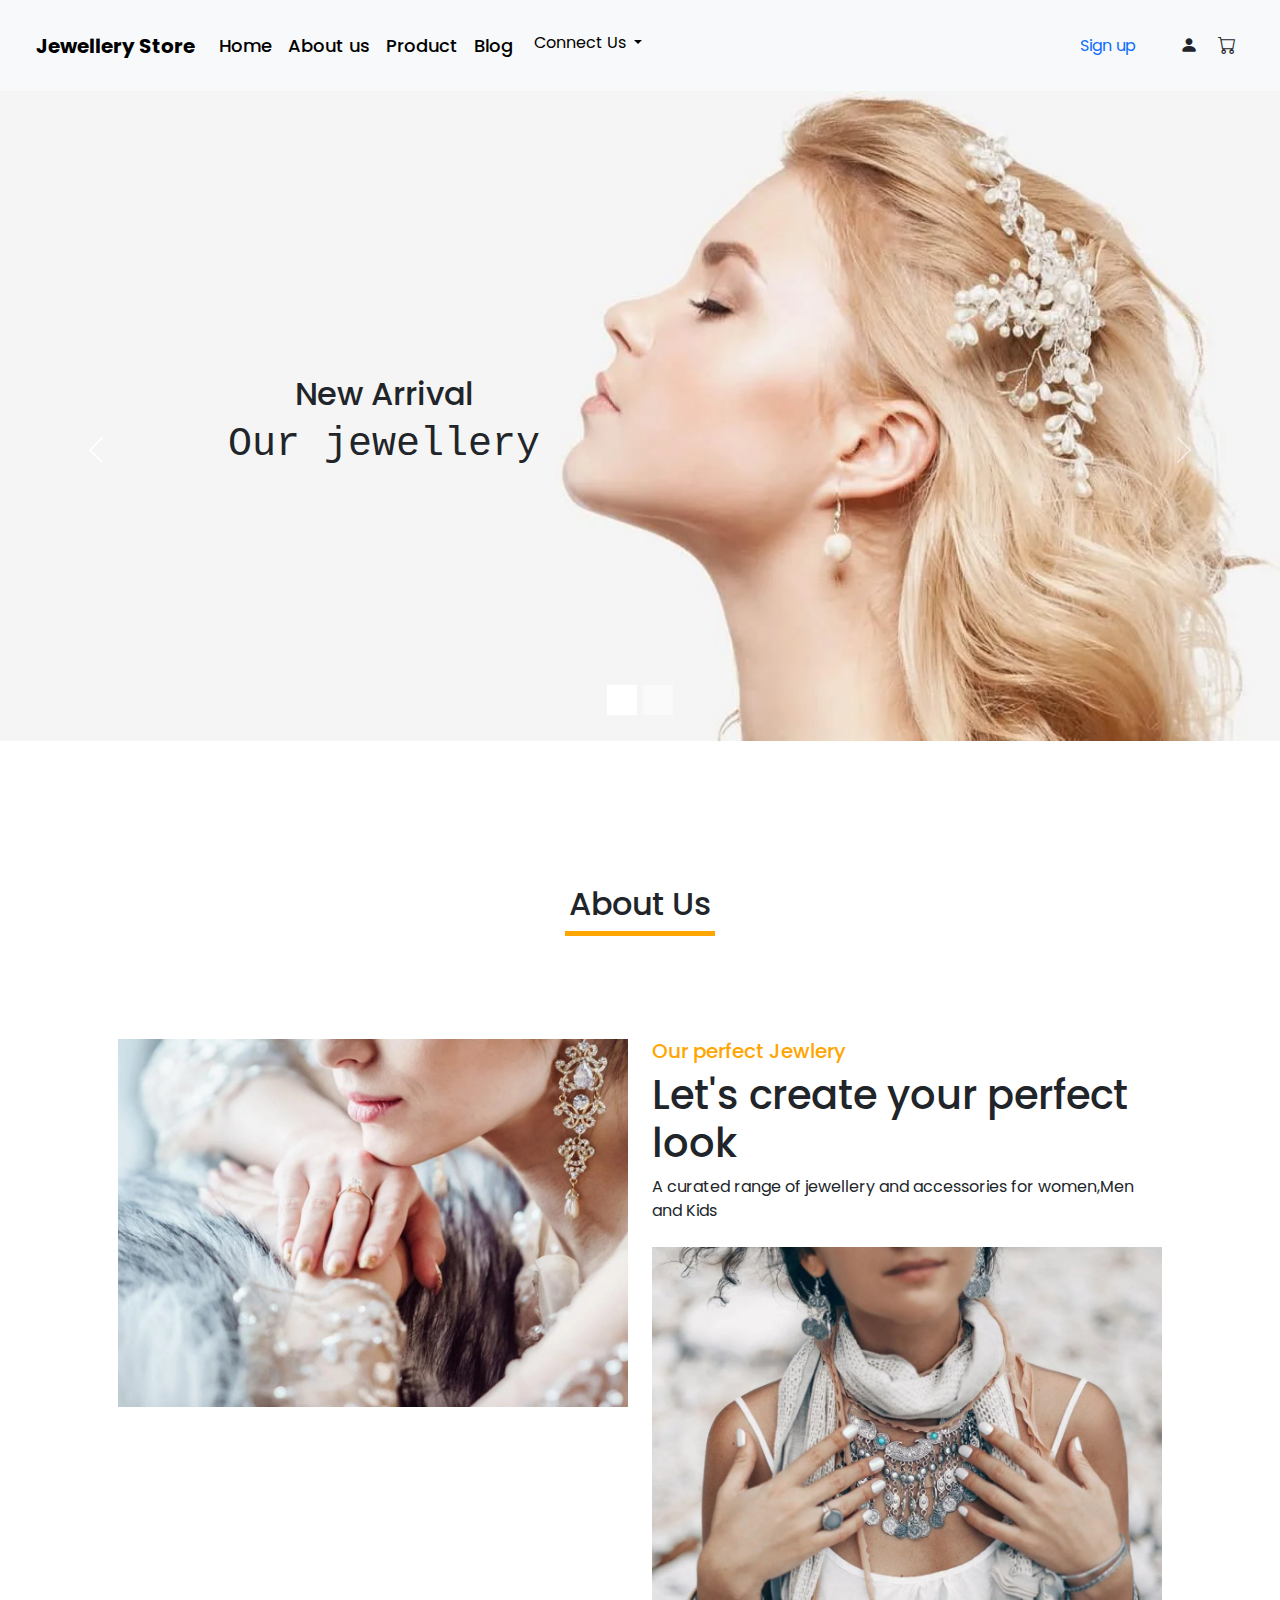
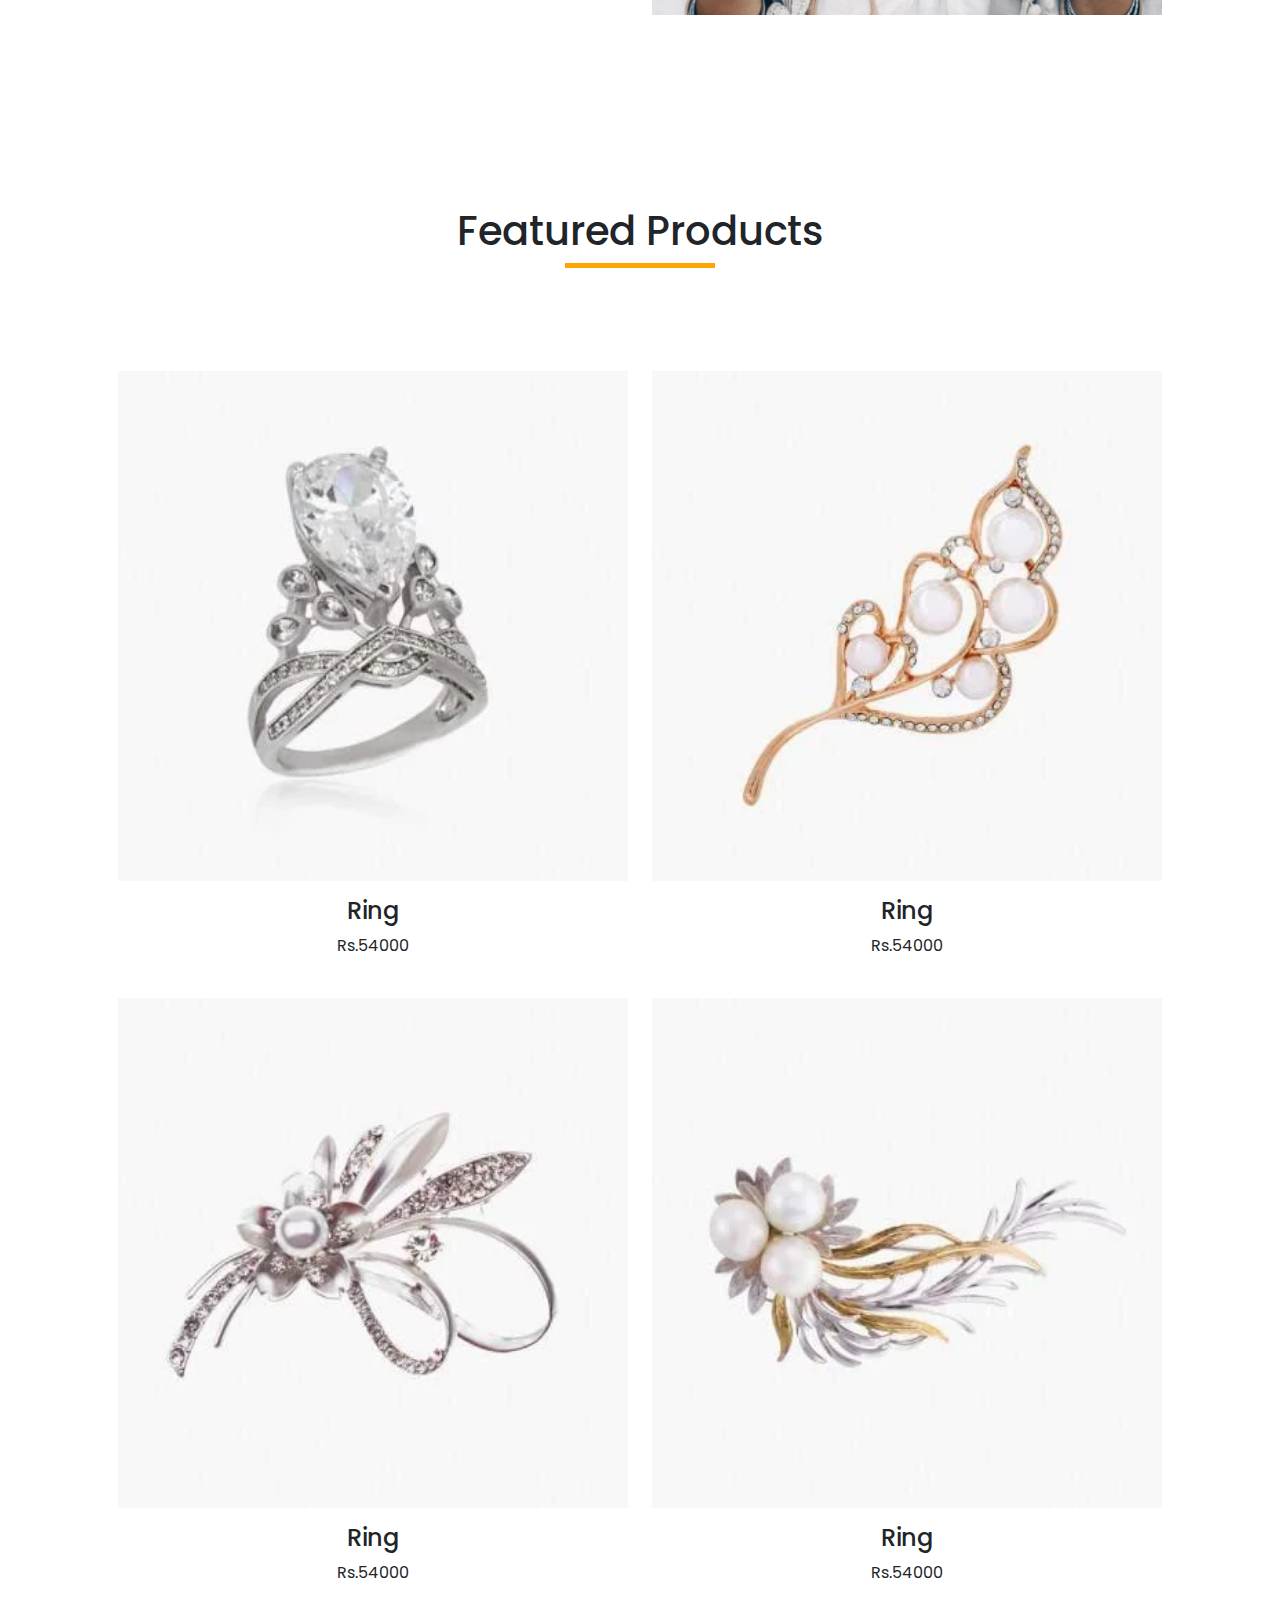
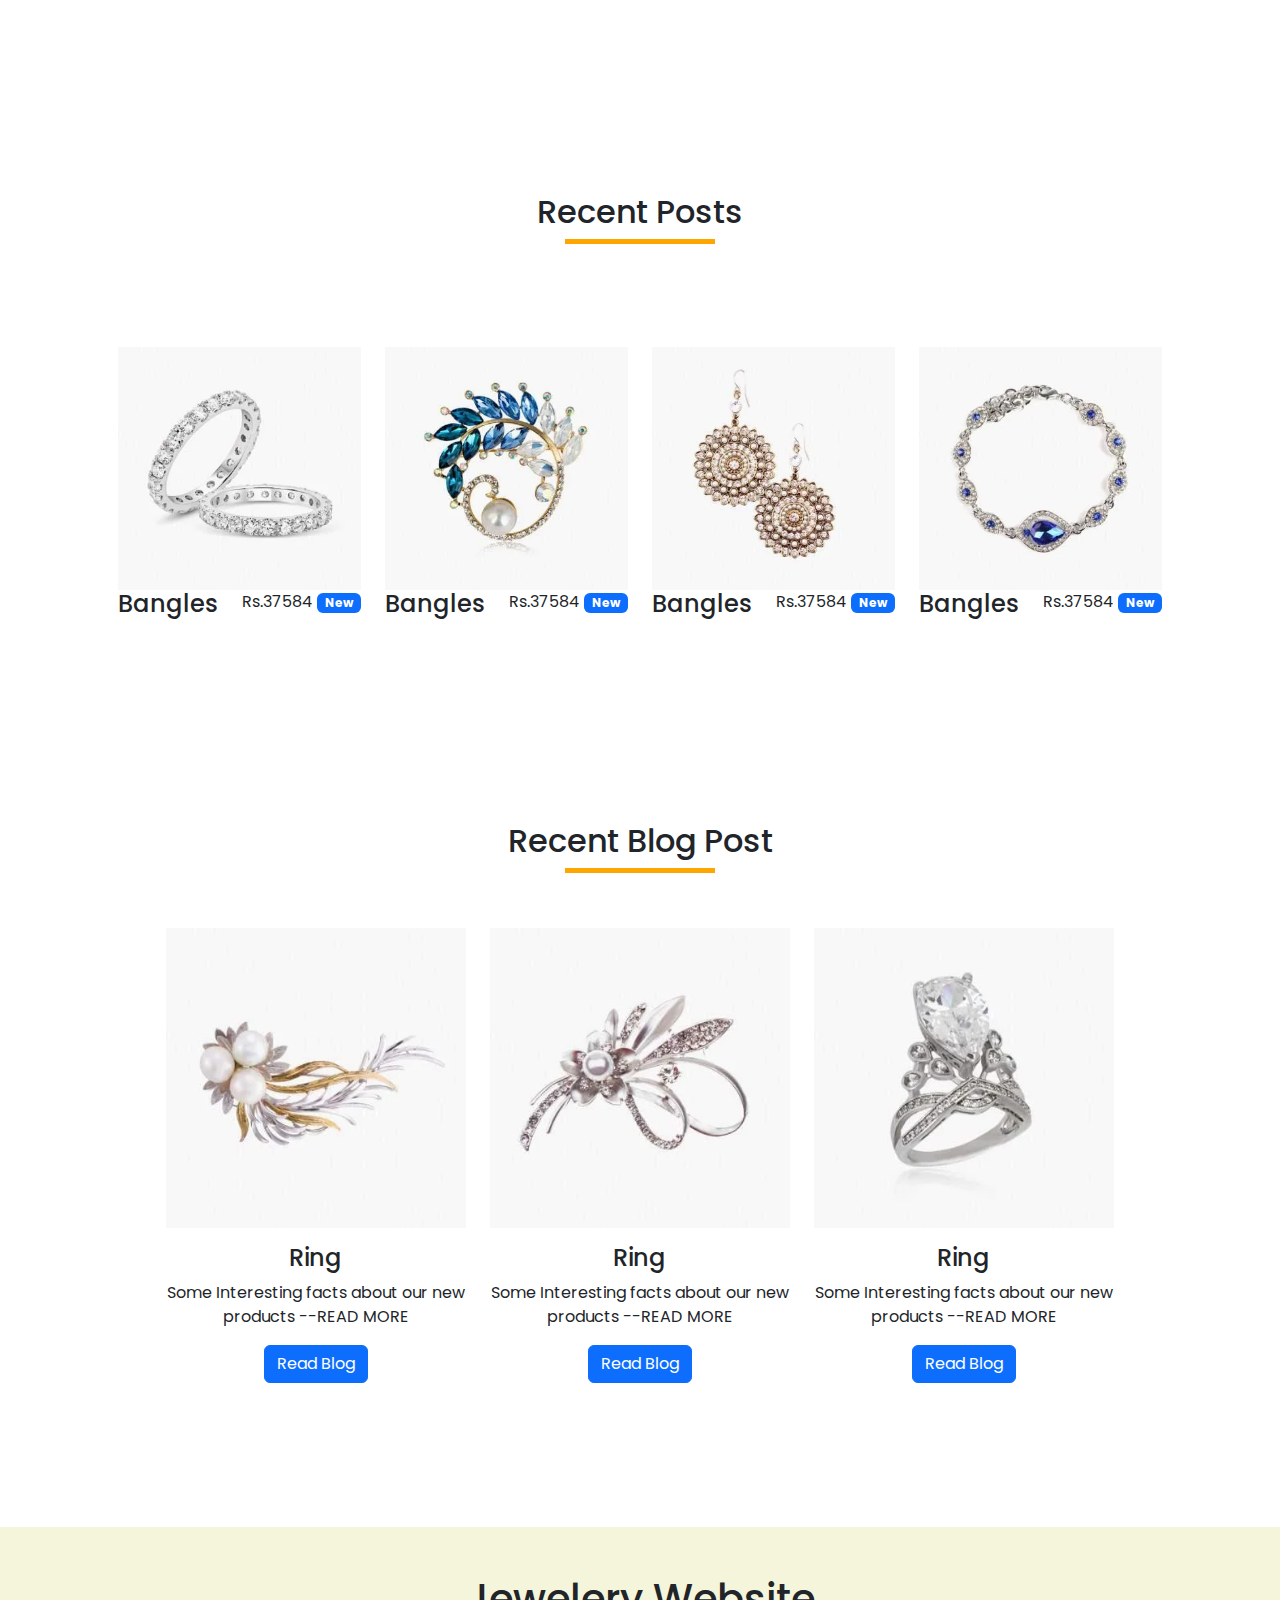
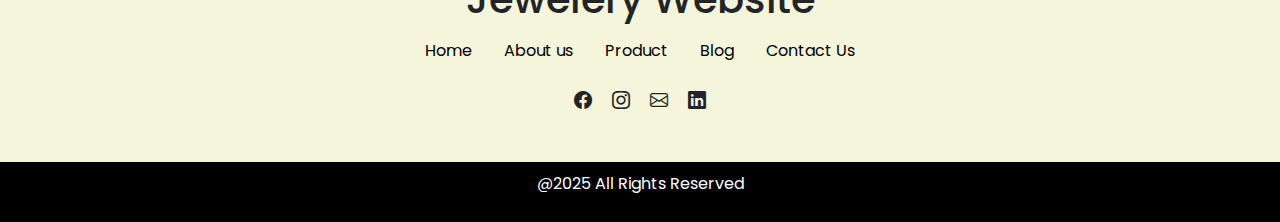
<file: index.html>
<!DOCTYPE html>
<html lang="en">
<head>
    <meta charset="UTF-8">
    <meta name="viewport" content="width=device-width, initial-scale=1.0">
    <title>Jewelry Store</title>
    <link rel="stylesheet" href="style.css">
    <link rel="shortcut icon" href="images/logo.webp">
    <link href="https://cdn.jsdelivr.net/npm/bootstrap@5.3.3/dist/css/bootstrap.min.css" rel="stylesheet" integrity="sha384-QWTKZyjpPEjISv5WaRU9OFeRpok6YctnYmDr5pNlyT2bRjXh0JMhjY6hW+ALEwIH" crossorigin="anonymous">
    <script src="https://cdn.jsdelivr.net/npm/bootstrap@5.3.3/dist/js/bootstrap.bundle.min.js" integrity="sha384-YvpcrYf0tY3lHB60NNkmXc5s9fDVZLESaAA55NDzOxhy9GkcIdslK1eN7N6jIeHz" crossorigin="anonymous"></script>
    <link rel="stylesheet" href="https://cdn.jsdelivr.net/npm/bootstrap-icons@1.11.3/font/bootstrap-icons.min.css">
</head>
<body>
   <!-- Navbar -->
   <nav class="navbar navbar-expand-lg navbar-light bg-light shadow p-4">
    <div class="container-fluid">
      <a class="navbar-brand" href="#">Jewellery Store</a>
      <button class="navbar-toggler" type="button" data-bs-toggle="collapse" data-bs-target="#navbarSupportedContent" aria-controls="navbarSupportedContent" aria-expanded="false" aria-label="Toggle navigation">
        <span class="navbar-toggler-icon"></span>
      </button>
      <div class="collapse navbar-collapse" id="navbarSupportedContent">
        <ul class="navbar-nav me-auto mb-2 mb-lg-0">
          <li class="nav-item">
            <a class="nav-link" href="/index.html">Home</a>
          </li>
          <li class="nav-item">
            <a class="nav-link" href="About us.html">About us</a>
          </li>
          <li class="nav-item">
            <a class="nav-link" href="product.html">Product</a>
          </li>
          <li class="nav-item">
            <a class="nav-link" href="blog.html">Blog</a>
          </li>
          <!-- <li class="nav-item">
            <a class="nav-link" href="#">Contact Us</a>
          </li> -->
          <!-- <div class="collapse navbar-collapse" id="navbarNavDarkDropdown"> -->
            <ul class="navbar-nav">
              <li class="nav-item dropdown">
                <button class="btn btn-light dropdown-toggle" data-bs-toggle="dropdown" aria-expanded="false">
                  Connect Us
                </button>
                <ul class="dropdown-menu dropdown-menu-light">
                  <li><a class="dropdown-item" href="#">Contact No.</a></li>
                  <li><a class="dropdown-item" href="sign up.html">Sign up</a></li>
                  <li><a class="dropdown-item" href="sign in.html">Log in</a></li>
                </ul>
              </li>
            </ul>
          </div>
        </ul>
        <!-- <a href="sign up.html"><button type="button" class="btn btn-outline-primary m-3">Sign Up</button></a> -->
        <!-- <button type="button" class="btn btn-outline-primary m-3" ><a href="sign up.html" >Sign up</a></button> -->
        <a href="sign up.html" style="text-decoration: none; padding-right: 3%;">Sign up</a>
        <div>
            <!-- <i class="bi bi-facebook p-2"></i>
            <i class="bi bi-instagram p-2"></i>
            <i class="bi bi-envelope p-2"></i>
            <i class="bi bi-linkedin p-2"></i> -->  
            <i class="bi bi-person-fill p-2"></i>
            <i class="bi bi-cart p-2"></i>
        </div>
      </div>
    </div>
  </nav>
  <!-- slider -->
   <div class="conatiner">
    <div id="carouselExampleCaptions" class="carousel slide">
        <div class="carousel-indicators">
          <button type="button" data-bs-target="#carouselExampleCaptions" data-bs-slide-to="0" class="active" aria-current="true" aria-label="Slide 1"></button>
          <button type="button" data-bs-target="#carouselExampleCaptions" data-bs-slide-to="1" aria-label="Slide 2"></button>
        </div>
        <div class="carousel-inner">
          <div class="carousel-item active">
            <img src="images/banner_1.webp" class="d-block w-100" alt="...">
            <div class="carousel-caption  d-md-block">
              <h2 class="text-dark">New Arrival</h2>
              <h1 class="text-dark slide-text">Our jewellery</h1>
            </div>
          </div>
          <div class="carousel-item">
            <img src="images/banner_2.webp" class="d-block w-100" alt="...">
            <div class="carousel-caption  d-md-block">
              <h2>New Arrival</h2>
              <h1 class="slide-text">Only the Best</h1>
            </div>
          </div>
          </div>
        </div>
        <button class="carousel-control-prev" type="button" data-bs-target="#carouselExampleCaptions" data-bs-slide="prev">
          <span class="carousel-control-prev-icon" aria-hidden="true"></span>
          <span class="visually-hidden">Previous</span>
        </button>
        <button class="carousel-control-next" type="button" data-bs-target="#carouselExampleCaptions" data-bs-slide="next">
          <span class="carousel-control-next-icon" aria-hidden="true"></span>
          <span class="visually-hidden">Next</span>
        </button>
      </div>
      <!-- About Section -->
       <div class="container p-5 mt-5">
        <div class="text-center p-5">
          <h2>About Us</h2>
          <div class="hr"></div>
        </div>
        <div class="row">
          <div class="col-md-6">
            <img src="images/blog-img1.webp" alt="jewlery" class="img-fluid">
          </div>
          <div class="col-md-6">
            <h5 class="about-text">Our perfect Jewlery</h5>
            <h1>Let's create your perfect look</h1>
            <p>A curated range of jewellery and accessories for women,Men and Kids</p>
          
          <div class="mt-4">
            <img src="images/blog-img3.webp" alt="images jewel" class="img-fluid">
          </div>
        </div>
        </div>
       </div>
       <!-- Product Section -->
        <div class="container p-5 mt-5">
          <div class="text-center p-5">
            <h1>Featured Products</h1>
            <div class="hr"></div>
          </div>
          <div class="row row-cols-2 row cols-md-4 g-4">
            <div class="col1">
              <img src="images/product-14.webp" alt="card" class="card-img-top img-fluid">
              <h4 class="mt-3">Ring</h4>
              <p>Rs.54000</p>
            </div>
            <div class="col1">
              <img src="images/product-15.webp" alt="card" class="card-img-top img-fluid">
              <h4 class="mt-3">Ring</h4>
              <p>Rs.54000</p>
            </div>
            <div class="col1">
              <img src="images/product-16.webp" alt="card" class="card-img-top img-fluid">
              <h4 class="mt-3">Ring</h4>
              <p>Rs.54000</p>
            </div>
            <div class="col1">
              <img src="images/product-17.webp" alt="card" class="card-img-top img-fluid">
              <h4 class="mt-3">Ring</h4>
              <p>Rs.54000</p>
            </div>
          </div>
        </div>
        <!-- Recent Section -->
        <div class="container p-5 mt-5">
          <div class="text-center p-5">
            <h2>Recent Posts</h2>
            <div class="hr"></div>
          </div>
          <div class="row row-cols-2 row-cols-md-4 g-4">
            <div class="col">
              <img src="images/product-10.webp" alt="bangless" class="img-fluid card-img-top">
              <!-- <br> -->
              <div class="d-flex justify-content-between">
                <h4>Bangles</h4>
                <p>Rs.37584 <span class="badge text-bg-primary">New</span></p>
              </div>
            </div>
            <div class="col">
              <img src="images/product-11.webp" alt="bangless" class="img-fluid card-img-top">
              <!-- <br> -->
              <div class="d-flex justify-content-between">
                <h4>Bangles</h4>
                <p>Rs.37584 <span class="badge text-bg-primary">New</span></p>
              </div>
            </div>
            <div class="col">
              <img src="images/product-12.webp" alt="bangless" class="img-fluid card-img-top">
              <!-- <br> -->
              <div class="d-flex justify-content-between">
                <h4>Bangles</h4>
                <p>Rs.37584 <span class="badge text-bg-primary">New</span></p>
              </div>
            </div>
            <div class="col">
              <img src="images/product-13.webp" alt="bangless" class="img-fluid card-img-top">
              <!-- <br> -->
              <div class="d-flex justify-content-between">
                <h4>Bangles</h4>
                <p>Rs.37584 <span class="badge text-bg-primary">New</span></p>
              </div>
            </div>

          </div>
          </div>
          <!-- post blog -->
           <div class="container p-5 mt-5">
            <div class="text-center p-5">
              <h2>Recent Blog Post</h2>
              <div class="hr"></div>
              
              <div class="row row-cols-1 row-cols-md-3 g-4">
                <div class="col">
                  <img src="images/product-17.webp" alt="card" class="img-fluid">
                  <h4 class="mt-3">Ring</h4>
                  <p>Some Interesting facts about our new products --READ MORE</p>
                  <button class="btn btn-primary">Read Blog</button>
                </div>
                <div class="col">
                  <img src="images/product-16.webp" alt="card" class="img-fluid">
                  <h4 class="mt-3">Ring</h4>
                  <p>Some Interesting facts about our new products --READ MORE</p>
                  <button class="btn btn-primary">Read Blog</button>
                </div>
                <div class="col">
                  <img src="images/product-14.webp" alt="card" class="img-fluid">
                  <h4 class="mt-3">Ring</h4>
                  <p>Some Interesting facts about our new products --READ MORE</p>
                  <button class="btn btn-primary">Read Blog</button>
                </div>
              </div>
            </div>
          </div>
          <!-- Foote -->
           <div class="footer p-5 mt-5">
            <div class="text-center">
              <h1>Jewelery Website</h1>
              <ul class="nav justify-content-center">
                <li class="nav-item">
                  <a class="nav-link active" aria-current="page" href="#">Home</a>
                </li>
                <li class="nav-item">
                  <a class="nav-link" href="#">About us</a>
                </li>
                <li class="nav-item">
                  <a class="nav-link" href="#">Product</a>
                </li>
                <li class="nav-item">
                  <a class="nav-link" href="#">Blog</a>
                </li>
                <li class="nav-item">
                  <a class="nav-link" href="#">Contact Us</a>
                </li>
              </ul>
              <div class="mt-3">
                <i class="bi bi-facebook p-2"></i>
            <i class="bi bi-instagram p-2"></i>
            <i class="bi bi-envelope p-2"></i>
            <i class="bi bi-linkedin p-2"></i>
              </div>
            </div>
           </div>
          <div class="main-footer">
            <p>@2025 All Rights Reserved</p>
          </div>
</body>

</html>
</file>
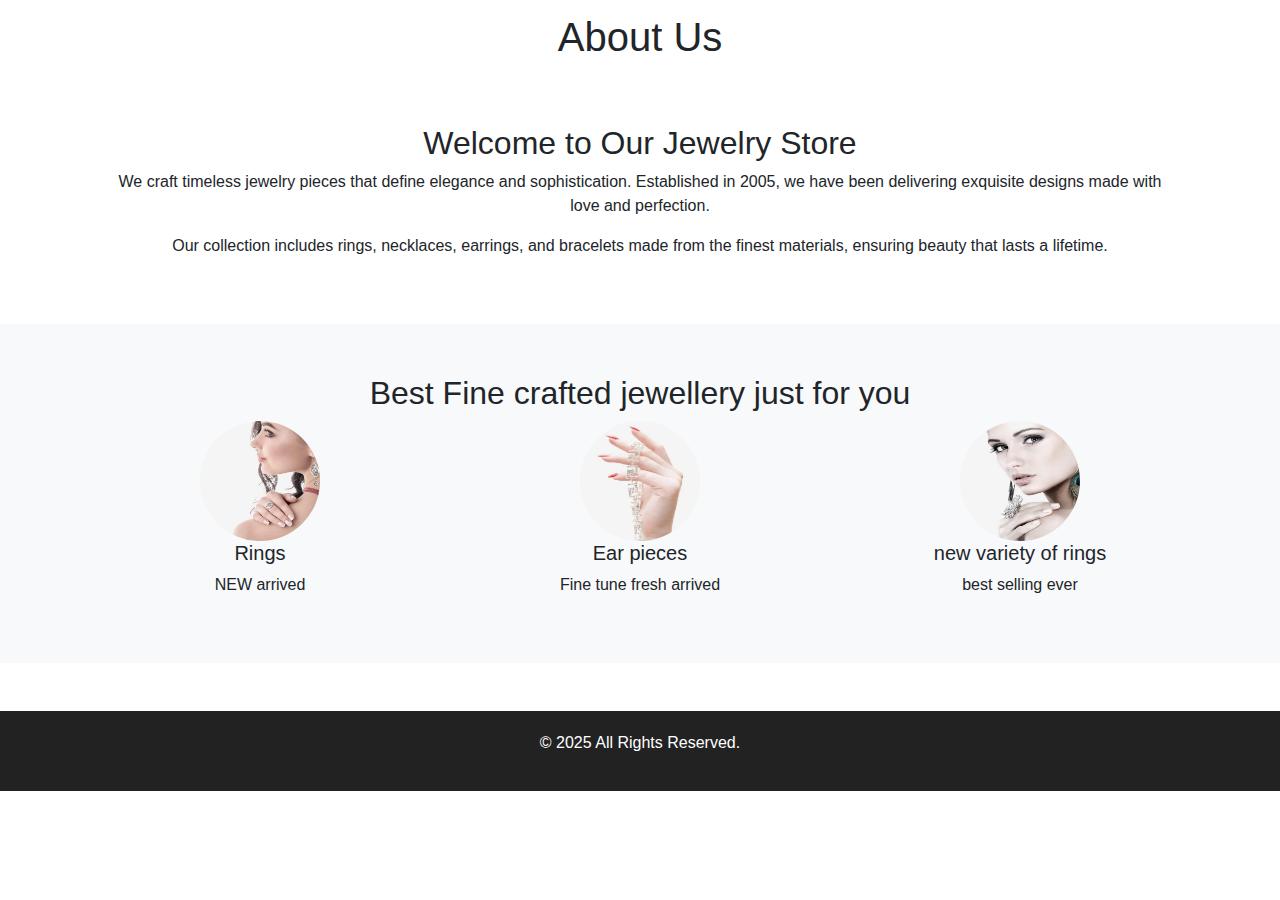
<file: About us.html>
<!DOCTYPE html>
<html lang="en">
<head>
    <meta charset="UTF-8">
    <meta name="viewport" content="width=device-width, initial-scale=1.0">
    <title>About Us - Jewelry Store</title>
    <link rel="stylesheet" href="https://cdnjs.cloudflare.com/ajax/libs/bootstrap/5.3.0/css/bootstrap.min.css">
    <link rel="stylesheet" href="https://cdn.jsdelivr.net/npm/bootstrap-icons@1.11.3/font/bootstrap-icons.min.css">
    <style>
        body {
            font-family: 'Arial', sans-serif;
        }
        .text-center{
            padding: 5px;
        }
        .about-text {
            text-align: center;
            padding: 50px 20px;
        }
        .team-section {
            padding: 50px 20px;
            background: #f8f9fa;
            text-align: center;
        }
        .team-card img {
            border-radius: 50%;
            width: 120px;
            height: 120px;
        }
        .footer {
            background: #222;
            color: white;
            text-align: center;
            padding: 20px;
        }
    </style>
</head>
<body>

    <!-- Hero Section -->
    <div class="text-center mt-2">
        <h1>About Us</h1>
    </div>

    <!-- About Us Content -->
    <div class="container">
        <div class="about-text">
            <h2>Welcome to Our Jewelry Store</h2>
            <p> We craft timeless jewelry pieces that define elegance and sophistication. Established in 2005, we have been delivering exquisite designs made with love and perfection.</p>
            <p>Our collection includes rings, necklaces, earrings, and bracelets made from the finest materials, ensuring beauty that lasts a lifetime.</p>
        </div>
    </div>

    <!-- jeweleery section-->
    <div class="team-section">
        <h2>Best Fine crafted jewellery just for you</h2>
        <div class="container">
            <div class="row">
                <div class="col-md-4">
                    <div class="team-card">
                        <img src="images/img2-middle.webp" class="img-fluid" alt="best jewele">
                        <h5>Rings</h5>
                        <p>NEW arrived</p>
                    </div>
                </div>
                <div class="col-md-4">
                    <div class="team-card">
                        <img src="images/img3-middle.webp" 
                        class="img-fluid" alt="best jewele">
                        <h5>Ear pieces</h5>
                        <p>Fine tune fresh arrived</p>
                    </div>
                </div>
                <div class="col-md-4">
                    <div class="team-card">
                        <img src="images/img4-middle.webp" 
                        class="img-fluid" alt="best jewele">
                        <h5>new variety of rings</h5>
                        <p>best selling ever</p>
                    </div>
                </div>
            </div>
        </div>
    </div>

    <!-- Footer -->
    <div class="footer mt-5">
        <p>&copy; 2025  All Rights Reserved.</p>
    </div>

    <script src="https://cdnjs.cloudflare.com/ajax/libs/bootstrap/5.3.0/js/bootstrap.bundle.min.js"></script>
</body>
</html>
</file>
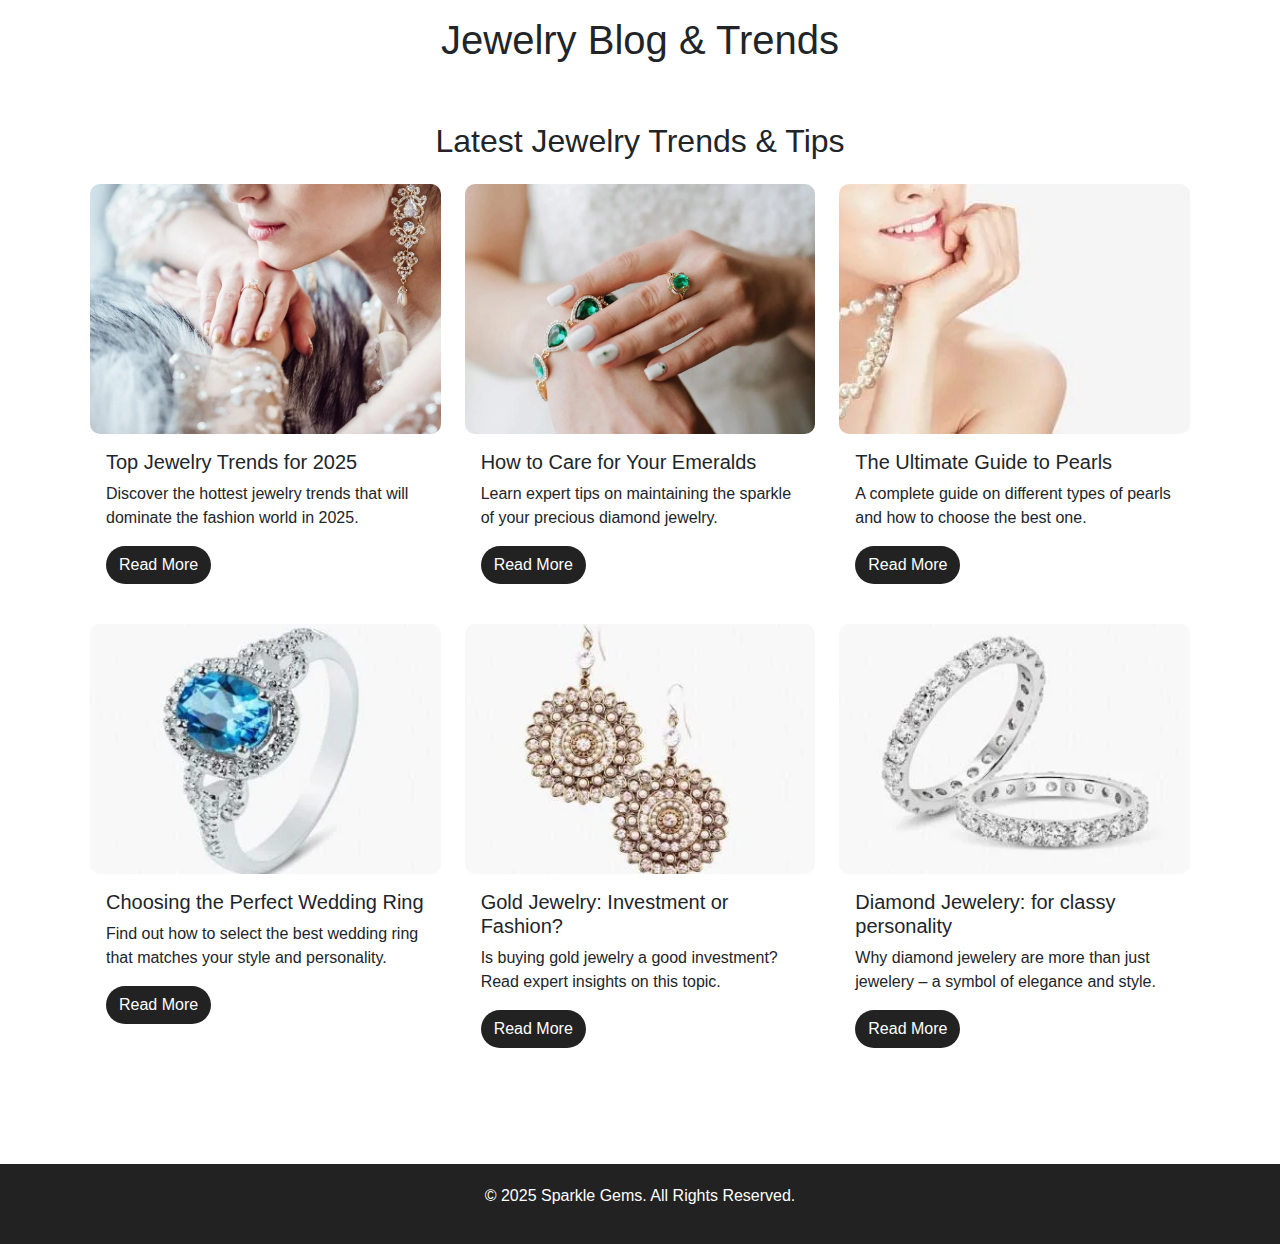
<file: blog.html>
<!DOCTYPE html>
<html lang="en">
<head>
    <meta charset="UTF-8">
    <meta name="viewport" content="width=device-width, initial-scale=1.0">
    <title>Blog - Jewelry Store</title>
    <link rel="stylesheet" href="https://cdnjs.cloudflare.com/ajax/libs/bootstrap/5.3.0/css/bootstrap.min.css">
    <style>
        body {
            font-family: 'Arial', sans-serif;
        }
        .blog-section {
            padding: 50px 20px;
        }
        .blog-card {
            border: none;
            transition: 0.3s;
        }
        .blog-card img {
            border-radius: 10px;
            width: 100%;
            height: 250px;
            object-fit: cover;
        }
        .blog-card:hover {
            transform: scale(1.05);
        }
        .blog-card .btn {
            background-color: #222;
            color: white;
            border-radius: 20px;
        }
        .blog-card .btn:hover {
            background-color: #555;
        }
        .footer {
            background: #222;
            color: white;
            text-align: center;
            padding: 20px;
            margin-top: 50px;
        }
    </style>
</head>
<body>
    <div class="text-center mt-3">
        <h1>Jewelry Blog & Trends</h1>
    </div>

    <!-- Blog Section -->
    <div class="container blog-section">
        <h2 class="text-center mb-4">Latest Jewelry Trends & Tips</h2>
        <div class="row">
            <!-- Blog 1 -->
            <div class="col-md-4">
                <div class="card blog-card">
                    <img src="images/blog-img1.webp" class="img-fluid" alt="Jewelry Trends">
                    <div class="card-body">
                        <h5 class="card-title">Top Jewelry Trends for 2025</h5>
                        <p class="card-text">Discover the hottest jewelry trends that will dominate the fashion world in 2025.</p>
                        <a href="#" class="btn">Read More</a>
                    </div>
                </div>
            </div>
            <!-- Blog 2 -->
            <div class="col-md-4">
                <div class="card blog-card">
                    <img src="images/blog-img2.webp" class="img-fluid" alt="Diamond Care">
                    <div class="card-body">
                        <h5 class="card-title">How to Care for Your Emeralds</h5>
                        <p class="card-text">Learn expert tips on maintaining the sparkle of your precious diamond jewelry.</p>
                        <a href="#" class="btn">Read More</a>
                    </div>
                </div>
            </div>
            <!-- Blog 3 -->
            <div class="col-md-4">
                <div class="card blog-card">
                    <img src="images/box3.webp" class="img-fluid" alt="Pearl Guide">
                    <div class="card-body">
                        <h5 class="card-title">The Ultimate Guide to Pearls</h5>
                        <p class="card-text">A complete guide on different types of pearls and how to choose the best one.</p>
                        <a href="#" class="btn">Read More</a>
                    </div>
                </div>
            </div>
        </div>

        <div class="row mt-4">
            <!-- Blog 4 -->
            <div class="col-md-4">
                <div class="card blog-card">
                    <img src="images/product-1.webp" class="img-fluid" alt="Wedding Jewelry">
                    <div class="card-body">
                        <h5 class="card-title">Choosing the Perfect Wedding Ring</h5>
                        <p class="card-text">Find out how to select the best wedding ring that matches your style and personality.</p>
                        <a href="#" class="btn">Read More</a>
                    </div>
                </div>
            </div>
            <!-- Blog 5 -->
            <div class="col-md-4">
                <div class="card blog-card">
                    <img src="images/product-12.webp" class="img-fluid" alt="Gold Jewelry">
                    <div class="card-body">
                        <h5 class="card-title">Gold Jewelry: Investment or Fashion?</h5>
                        <p class="card-text">Is buying gold jewelry a good investment? Read expert insights on this topic.</p>
                        <a href="#" class="btn">Read More</a>
                    </div>
                </div>
            </div>
            <!-- Blog 6 -->
            <div class="col-md-4">
                <div class="card blog-card">
                    <img src="images/product-10.webp" class="img-fluid" alt="diamond jewelery">
                    <div class="card-body">
                        <h5 class="card-title">Diamond Jewelery: for classy personality</h5>
                        <p class="card-text">Why diamond jewelery are more than just jewelery – a symbol of elegance and style.</p>
                        <a href="#" class="btn">Read More</a>
                    </div>
                </div>
            </div>
        </div>
    </div>

    <!-- Footer -->
    <div class="footer">
        <p>&copy; 2025 Sparkle Gems. All Rights Reserved.</p>
    </div>

    <script src="https://cdnjs.cloudflare.com/ajax/libs/bootstrap/5.3.0/js/bootstrap.bundle.min.js"></script>
</body>
</html>
</file>
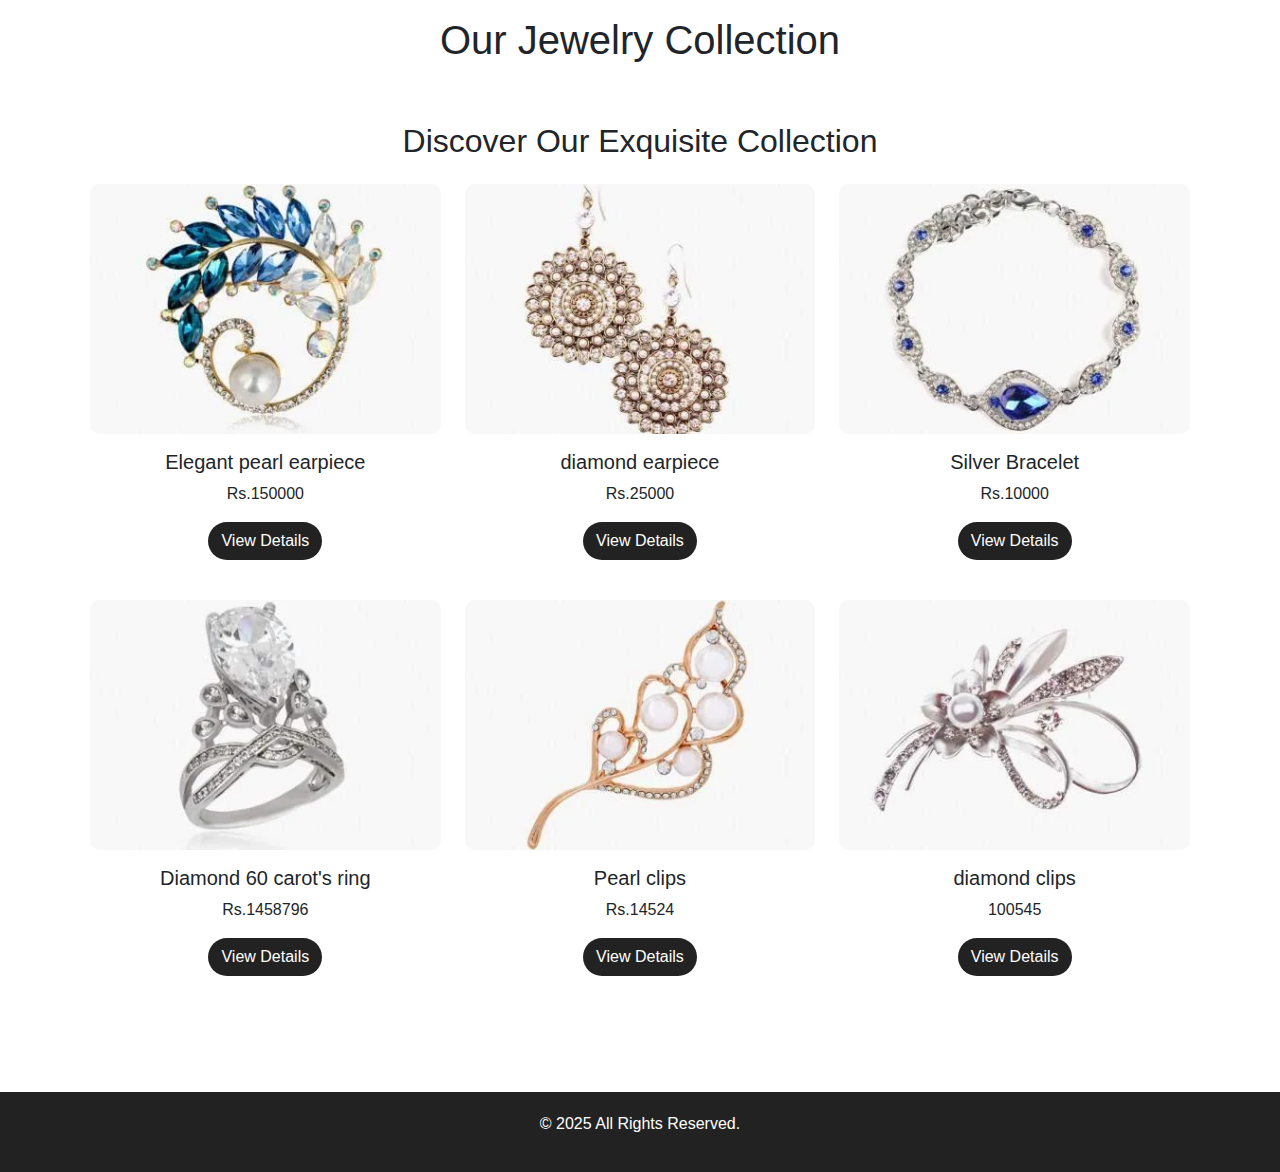
<file: product.html>
<!DOCTYPE html>
<html lang="en">
<head>
    <meta charset="UTF-8">
    <meta name="viewport" content="width=device-width, initial-scale=1.0">
    <title>Our Products - Jewelry Store</title>
    <link rel="stylesheet" href="https://cdnjs.cloudflare.com/ajax/libs/bootstrap/5.3.0/css/bootstrap.min.css">
    <style>
        body {
            font-family: 'Arial', sans-serif;
        }
        .products-section {
            padding: 50px 20px;
        }
        .product-card {
            border: none;
            text-align: center;
            transition: 0.3s;
        }
        .product-card img {
            border-radius: 10px;
            width: 100%;
            height: 250px;
            object-fit: cover;
        }
        .product-card:hover {
            transform: scale(1.05);
        }
        .product-card .btn {
            background-color: #222;
            color: white;
            border-radius: 20px;
        }
        .product-card .btn:hover {
            background-color: gray;
        }
        .footer {
            background: #222;
            color: white;
            text-align: center;
            padding: 20px;
            margin-top: 50px;
        }
    </style>
</head>
<body>

    
    <div class="text-center mt-3">
        <h1>Our Jewelry Collection</h1>
    </div>

    <!-- Products Section -->
    <div class="container products-section">
        <h2 class="text-center mb-4">Discover Our Exquisite Collection</h2>
        <div class="row">
            <!-- Product 1 -->
            <div class="col-md-4">
                <div class="card product-card">
                    <img src="images/product-11.webp" class="img-fluid" alt="Pearl earpiece">
                    <div class="card-body">
                        <h5 class="card-title">Elegant pearl earpiece</h5>
                        <p class="card-text">Rs.150000</p>
                        <a href="#" class="btn">View Details</a>
                    </div>
                </div>
            </div>
            <!-- Product 2 -->
            <div class="col-md-4">
                <div class="card product-card">
                    <img src="images/product-12.webp" class="img-fluid" alt="Diamond Necklace">
                    <div class="card-body">
                        <h5 class="card-title">diamond earpiece</h5>
                        <p class="card-text">Rs.25000</p>
                        <a href="#" class="btn">View Details</a>
                    </div>
                </div>
            </div>
            <!-- Product 3 -->
            <div class="col-md-4">
                <div class="card product-card">
                    <img src="images/product-13.webp" class="img-fluid" alt="Silver Bracelet">
                    <div class="card-body">
                        <h5 class="card-title">Silver Bracelet</h5>
                        <p class="card-text">Rs.10000</p>
                        <a href="#" class="btn">View Details</a>
                    </div>
                </div>
            </div>
        </div>

        <div class="row mt-4">
            <!-- Product 4 -->
            <div class="col-md-4">
                <div class="card product-card">
                    <img src="images/product-14.webp"  class="img-fluid" alt="Pearl Earrings">
                    <div class="card-body">
                        <h5 class="card-title">Diamond 60 carot's ring</h5>
                        <p class="card-text">Rs.1458796</p>
                        <a href="#" class="btn">View Details</a>
                    </div>
                </div>
            </div>
            <!-- Product 5 -->
            <div class="col-md-4">
                <div class="card product-card">
                    <img src="images/product-15.webp" class="img-fluid" alt="Gold Bracelet">
                    <div class="card-body">
                        <h5 class="card-title">Pearl clips</h5>
                        <p class="card-text">Rs.14524</p>
                        <a href="#" class="btn">View Details</a>
                    </div>
                </div>
            </div>
            <!-- Product 6 -->
            <div class="col-md-4">
                <div class="card product-card">
                    <img src="images/product-16.webp" class="img-fluid" alt="Sapphire Ring">
                    <div class="card-body">
                        <h5 class="card-title">diamond clips</h5>
                        <p class="card-text">100545</p>
                        <a href="#" class="btn">View Details</a>
                    </div>
                </div>
            </div>
        </div>
    </div>

    <!-- Footer -->
    <div class="footer">
        <p>&copy; 2025  All Rights Reserved.</p>
    </div>

    <script src="https://cdnjs.cloudflare.com/ajax/libs/bootstrap/5.3.0/js/bootstrap.bundle.min.js"></script>
</body>
</html>
</file>
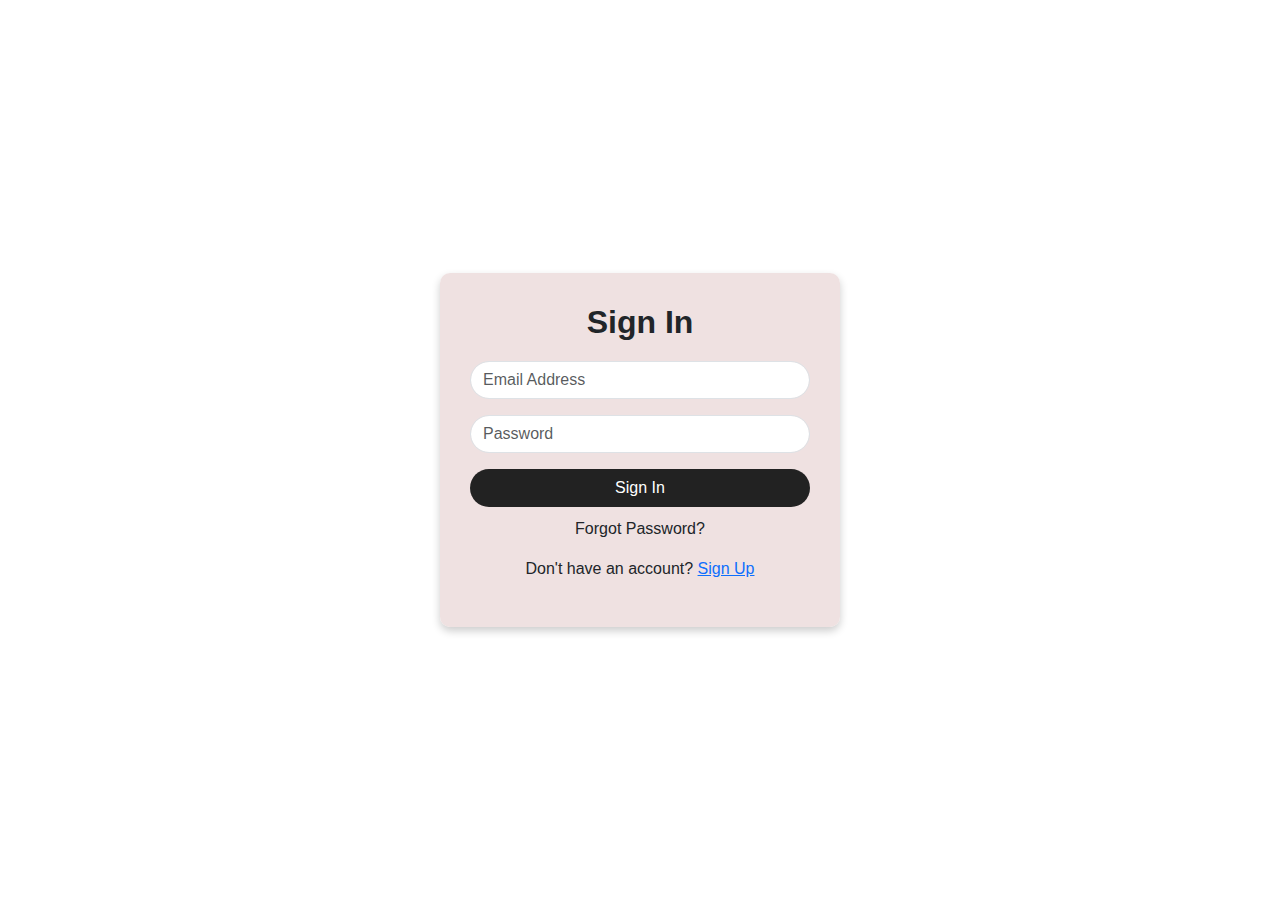
<file: sign in.html>
<!DOCTYPE html>
<html lang="en">
<head>
    <meta charset="UTF-8">
    <meta name="viewport" content="width=device-width, initial-scale=1.0">
    <title>Sign In - Jewelry Store</title>
    <link rel="stylesheet" href="https://cdnjs.cloudflare.com/ajax/libs/bootstrap/5.3.0/css/bootstrap.min.css">
    <style>
        body {
            font-family: 'Arial', sans-serif;
            height: 100vh;
            display: flex;
            align-items: center;
            justify-content: center;
        }
        .login-container {
            background: rgba(237, 222, 222, 0.9);
            padding: 30px;
            border-radius: 10px;
            box-shadow: 0 4px 8px rgba(0, 0, 0, 0.2);
            width: 100%;
            max-width: 400px;
            text-align: center;
        }
        .login-container h2 {
            margin-bottom: 20px;
            font-weight: bold;
        }
        .form-control {
            border-radius: 20px;
        }
        .btn-login {
            background-color: #222;
            color: white;
            border-radius: 20px;
            width: 100%;
        }
        .btn-login:hover {
            background-color: gray;
        }
        .forgot-password {
            display: block;
            margin-top: 10px;
            text-decoration: none;
            color: gray;
        }
        .forgot-password:hover {
            text-decoration: underline;
        }
    </style>
</head>
<body>

    <div class="login-container">
        <h2>Sign In</h2>
        <form>
            <div class="mb-3">
                <input type="email" class="form-control" placeholder="Email Address" required>
            </div>
            <div class="mb-3">
                <input type="password" class="form-control" placeholder="Password" required>
            </div>
            <button type="submit" class="btn btn-login">Sign In</button>
            <a href="#" class="forgot-password text-dark">Forgot Password?</a>
            <p class="mt-3">Don't have an account? <a href="sign up.html">Sign Up</a></p>
        </form>
    </div>

    <script src="https://cdnjs.cloudflare.com/ajax/libs/bootstrap/5.3.0/js/bootstrap.bundle.min.js"></script>
</body>
</html>
</file>
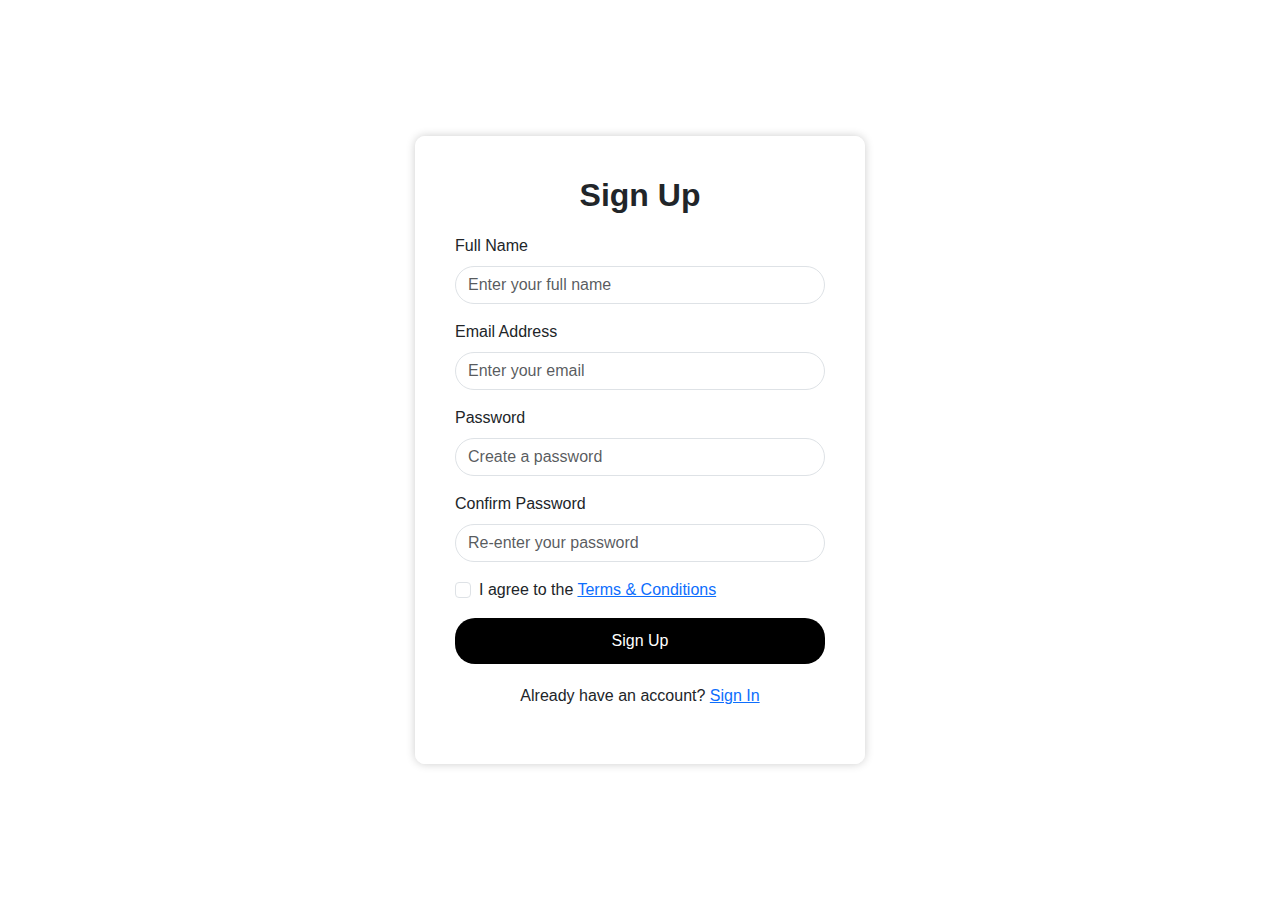
<file: sign up.html>
<!DOCTYPE html>
<html lang="en">
<head>
    <meta charset="UTF-8">
    <meta name="viewport" content="width=device-width, initial-scale=1.0">
    <title>Sign Up - Jewelry Store</title>
    <link rel="stylesheet" href="https://cdnjs.cloudflare.com/ajax/libs/bootstrap/5.3.0/css/bootstrap.min.css">
    <style>
        body {
            font-family: 'Arial', sans-serif;
            height: 100vh;
            display: flex;
            align-items: center;
            justify-content: center;
        }
        .signup-container {
            background: rgba(255, 255, 255, 0.9);
            padding: 40px;
            border-radius: 10px;
            box-shadow: 0 0 10px rgba(0, 0, 0, 0.2);
            width: 100%;
            max-width: 450px;
        }
        .signup-container h2 {
            text-align: center;
            margin-bottom: 20px;
            font-weight: bold;
        }
        .form-control {
            border-radius: 20px;
        }
        .btn-signup {
            background-color: black;
            color: white;
            border-radius: 20px;
            width: 100%;
            padding: 10px;
        }
        .btn-signup:hover {
            background-color: gray;
        }
        .form-footer {
            text-align: center;
            margin-top: 20px;
        }
    </style>
</head>
<body>

    <div class="signup-container">
        <h2>Sign Up</h2>
        <form>
            <div class="mb-3">
                <label for="fullName" class="form-label">Full Name</label>
                <input type="text" class="form-control" id="fullName" placeholder="Enter your full name" required>
            </div>
            <div class="mb-3">
                <label for="email" class="form-label">Email Address</label>
                <input type="email" class="form-control" id="email" placeholder="Enter your email" required>
            </div>
            <div class="mb-3">
                <label for="password" class="form-label">Password</label>
                <input type="password" class="form-control" id="password" placeholder="Create a password" required>
            </div>
            <div class="mb-3">
                <label for="confirmPassword" class="form-label">Confirm Password</label>
                <input type="password" class="form-control" id="confirmPassword" placeholder="Re-enter your password" required>
            </div>
            <div class="mb-3 form-check">
                <input type="checkbox" class="form-check-input" id="terms">
                <label class="form-check-label" for="terms">I agree to the <a href="#">Terms & Conditions</a></label>
            </div>
            <button type="submit" class="btn btn-signup">Sign Up</button>
        </form>
        <div class="form-footer">
            <p>Already have an account? <a href="sign in.html">Sign In</a></p>
        </div>
    </div>

    <script src="https://cdnjs.cloudflare.com/ajax/libs/bootstrap/5.3.0/js/bootstrap.bundle.min.js"></script>
</body>
</html>
</file>
<file: style.css>
@import url('https://fonts.googleapis.com/css2?family=Poppins:ital,wght@0,100;0,200;0,300;0,400;0,500;0,600;0,700;0,800;0,900;1,100;1,200;1,300;1,400;1,500;1,600;1,700;1,800;1,900&display=swap');
*{
    padding: 0;
    margin: 0;
    box-sizing: border-box;
    font-family: 'poppins',sans-serif;
}
/*Navbar*/
.navbar-light .navbar-brand{
    font-weight: 700;
}
.navbar-light .navbar-nav .nav-link{
    font-weight: 500 !important ;
    font-size: 18px;
}
.bi{
    cursor: pointer;
    font-size: 18px;
}
.btn btn-outline-primary m-3{
    text-decoration: none;
}
/*slider*/
.w-100{
    height: 650px !important;
    object-fit: cover !important;
}
.carousel-indicators [data-bs-target]{
    height: 30px !important;
}
.carousel-caption{
    right: 55% !important;
    bottom: 15.25em !important;
    color: black !important;

}
.slide-text{
    font-family: 'Courier New', Courier, monospace;
}
/*about us*/
.hr{
    margin: auto !important;
    width: 150px;
    height: 5px;
    background-color: orange;
    margin-bottom:55px !important ;
}
.about-text{
    color: orange;
}
/*product*/
.card-img-top{
    /* width: 250px !important;
    height: 200px !important; */
    transform-origin: 65% 75% !important;
    transition: transform 1s,filter .5s ease-out !important;
    cursor: pointer;
}
.card-img-top:hover{
    transform:scale(1.1)
}
.col1 {
    display: flex;
    flex-direction: column;
    align-items: center;
}
/*foote*/
.nav-link{
   color: black !important; 
}
.footer{
    background-color: beige;
}
.main-footer{
    text-align: center;
    padding: 10px !important;
    background-color: black;
    color: white;
}
</file>
